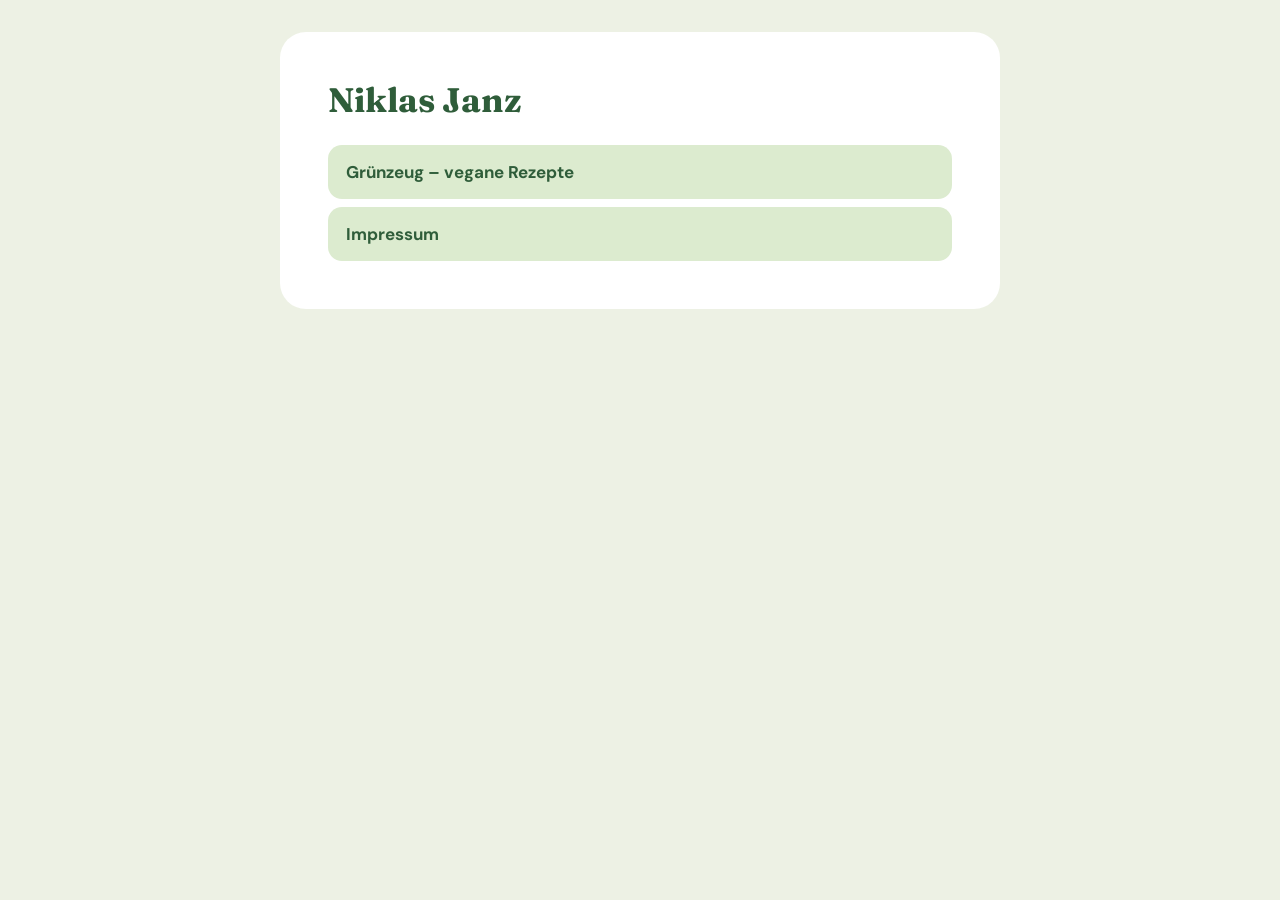
<file: index.html>
<!doctype html>
<html lang="de">
<head>
<meta charset="utf-8">
<meta name="viewport" content="width=device-width, initial-scale=1">
<title>Niklas Janz</title>
<link rel="stylesheet" href="/assets/style.css">
<link rel="icon" href="/assets/icon.png">
</head>
<body>
<main class="tile">
  <h1>Niklas Janz</h1>
  <ul class="links">
    <li><a href="/gruenzeug/">Grünzeug – vegane Rezepte</a></li>
    <li><a href="/gruenzeug/impressum/">Impressum</a></li>
  </ul>
</main>
</body>
</html>
</file>
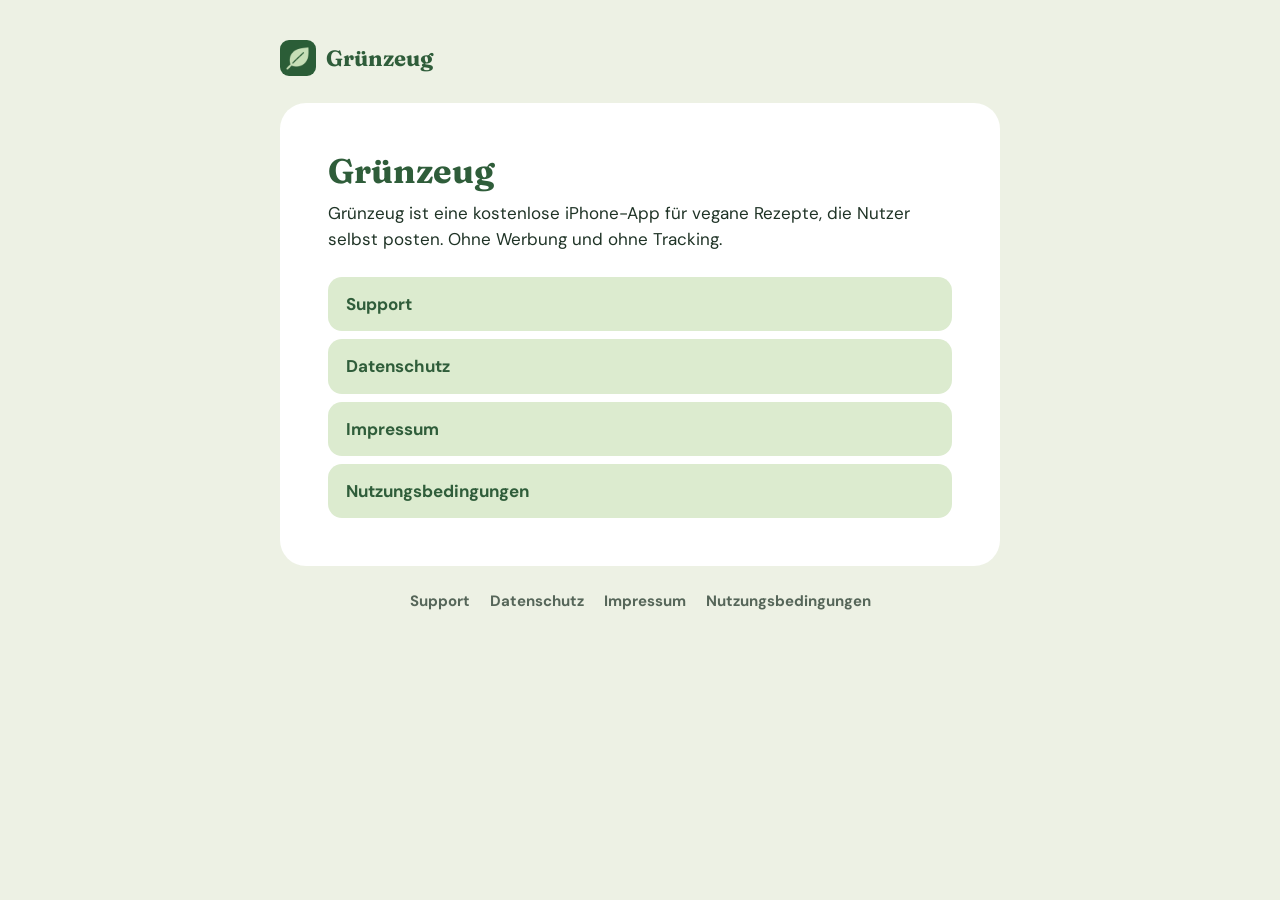
<file: gruenzeug/index.html>
<!doctype html>
<html lang="de">
<head>
<meta charset="utf-8">
<meta name="viewport" content="width=device-width, initial-scale=1">
<title>Grünzeug – vegane Rezepte</title>
<link rel="stylesheet" href="/assets/style.css">
<link rel="icon" href="/assets/icon.png">
</head>
<body>
<header class="top">
  <a class="brand" href="/gruenzeug/"><img src="/assets/icon.png" alt="" width="36" height="36">Grünzeug</a>
</header>
<main class="tile">
  <h1>Grünzeug</h1>
  <p>Grünzeug ist eine kostenlose iPhone-App für vegane Rezepte, die Nutzer selbst posten. Ohne Werbung und ohne Tracking.</p>
  <ul class="links">
    <li><a href="/gruenzeug/support/">Support</a></li>
    <li><a href="/gruenzeug/datenschutz/">Datenschutz</a></li>
    <li><a href="/gruenzeug/impressum/">Impressum</a></li>
    <li><a href="/gruenzeug/nutzungsbedingungen/">Nutzungsbedingungen</a></li>
  </ul>
</main>
<footer>
  <nav>
    <a href="/gruenzeug/support/">Support</a>
    <a href="/gruenzeug/datenschutz/">Datenschutz</a>
    <a href="/gruenzeug/impressum/">Impressum</a>
    <a href="/gruenzeug/nutzungsbedingungen/">Nutzungsbedingungen</a>
  </nav>
</footer>
</body>
</html>
</file>
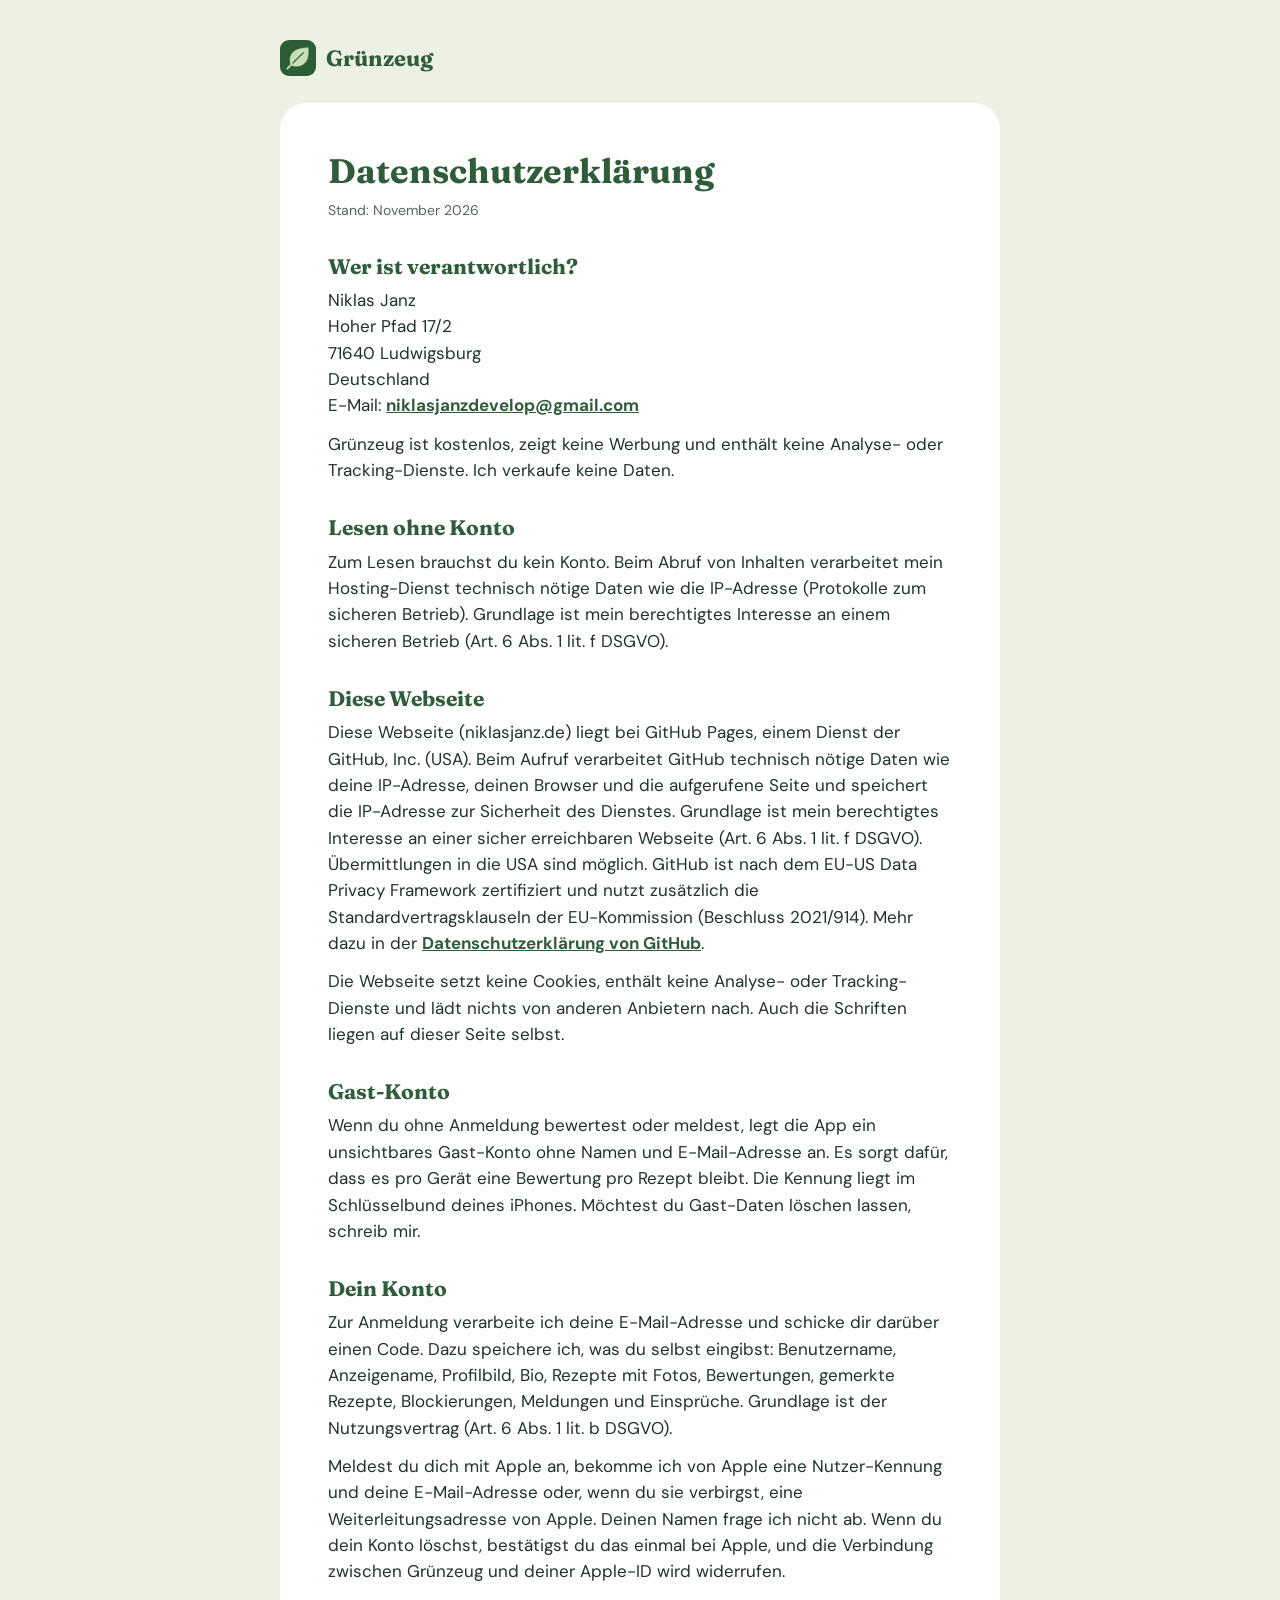
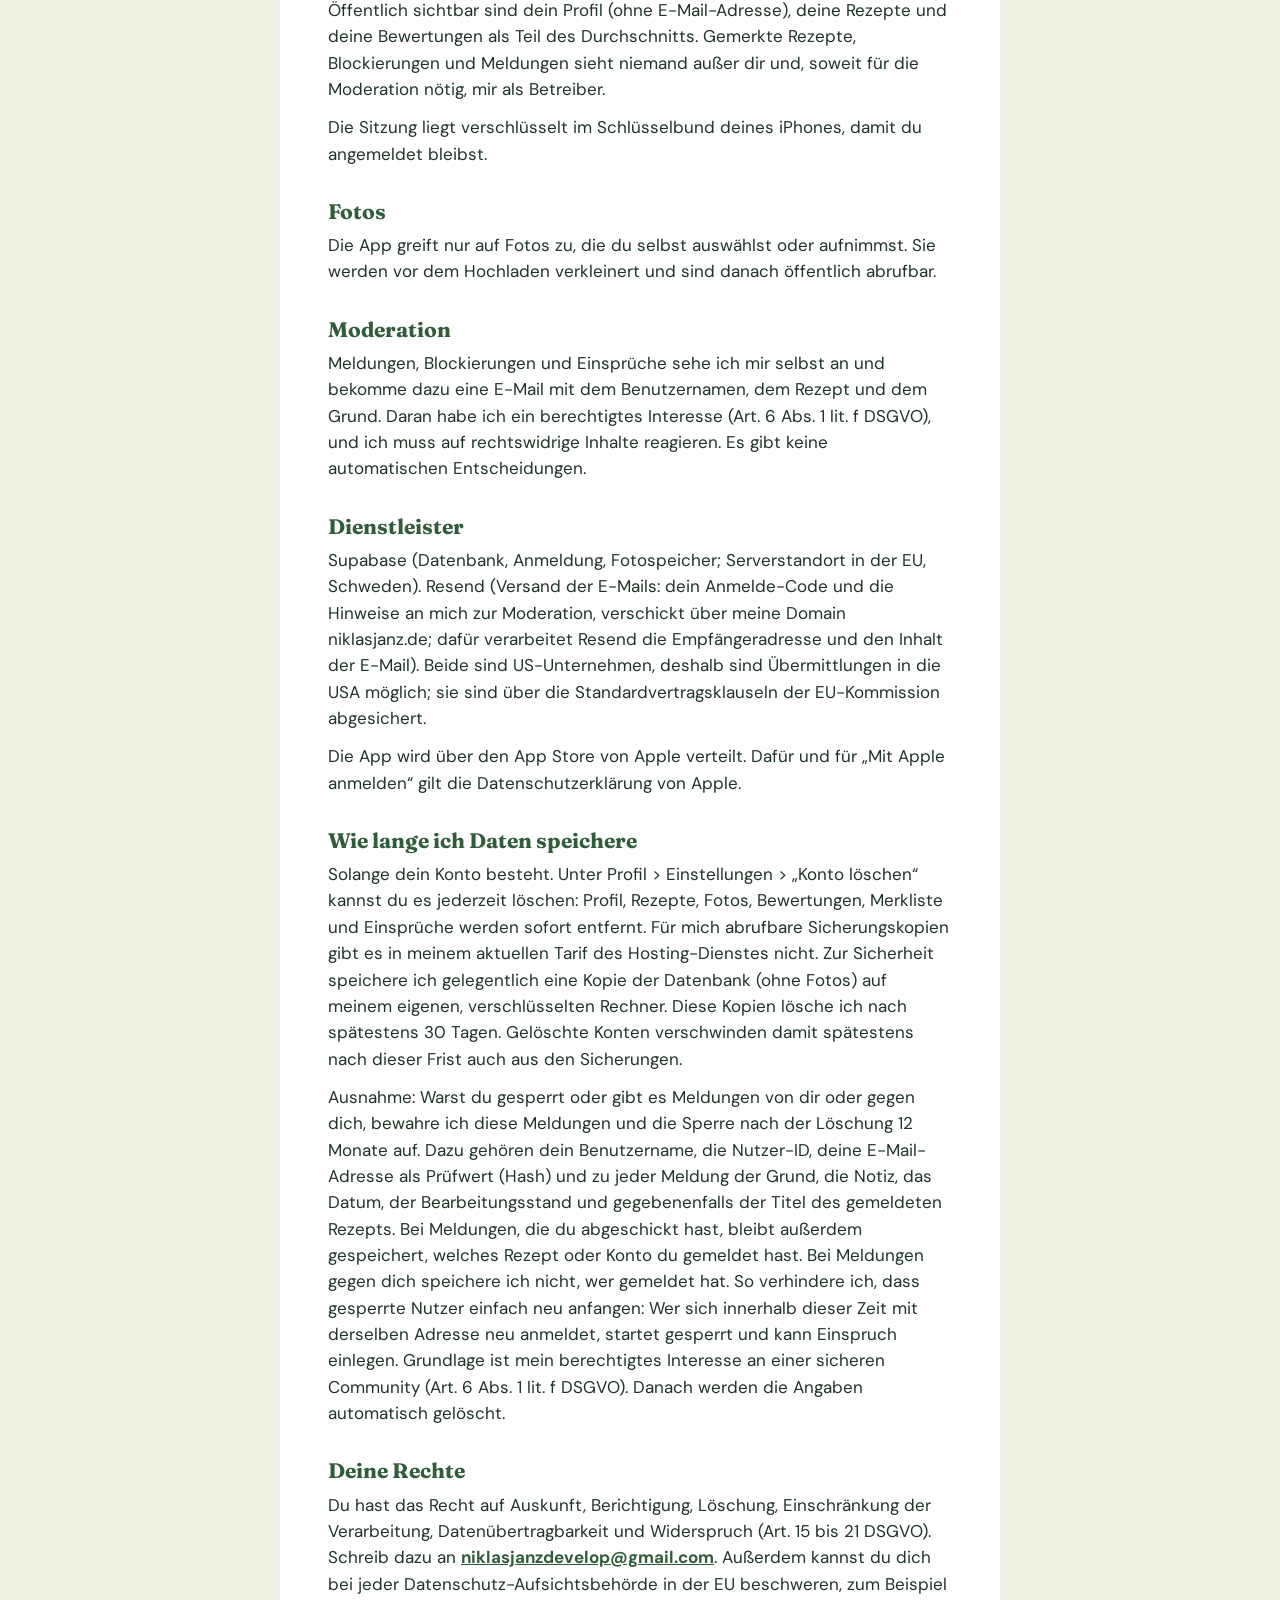
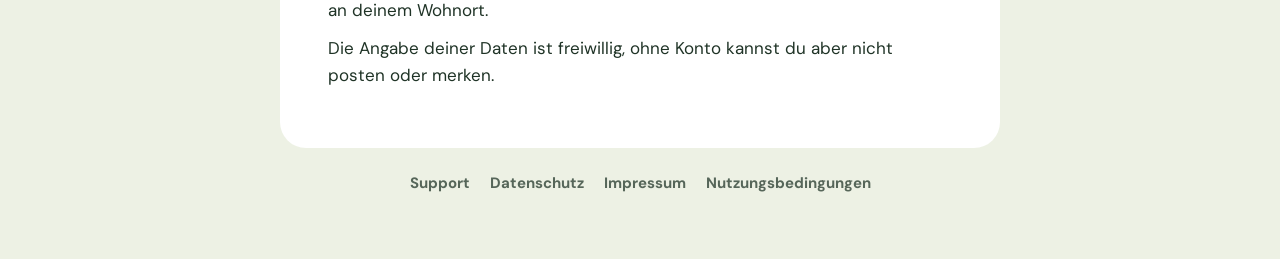
<file: gruenzeug/datenschutz/index.html>
<!doctype html>
<html lang="de">
<head>
<meta charset="utf-8">
<meta name="viewport" content="width=device-width, initial-scale=1">
<title>Datenschutzerklärung · Grünzeug</title>
<link rel="stylesheet" href="/assets/style.css">
<link rel="icon" href="/assets/icon.png">
</head>
<body>
<header class="top">
  <a class="brand" href="/gruenzeug/"><img src="/assets/icon.png" alt="" width="36" height="36">Grünzeug</a>
</header>
<main class="tile">
  <h1>Datenschutzerklärung</h1>
  <p class="updated">Stand: November 2026</p>
  <section>
    <h2>Wer ist verantwortlich?</h2>
    <p>Niklas Janz<br>Hoher Pfad 17/2<br>71640 Ludwigsburg<br>Deutschland<br>E-Mail: <a href="mailto:niklasjanzdevelop@gmail.com">niklasjanzdevelop@gmail.com</a></p>
    <p>Grünzeug ist kostenlos, zeigt keine Werbung und enthält keine Analyse- oder Tracking-Dienste. Ich verkaufe keine Daten.</p>
  </section>
  <section>
    <h2>Lesen ohne Konto</h2>
    <p>Zum Lesen brauchst du kein Konto. Beim Abruf von Inhalten verarbeitet mein Hosting-Dienst technisch nötige Daten wie die IP-Adresse (Protokolle zum sicheren Betrieb). Grundlage ist mein berechtigtes Interesse an einem sicheren Betrieb (Art. 6 Abs. 1 lit. f DSGVO).</p>
  </section>
  <section>
    <h2>Diese Webseite</h2>
    <p>Diese Webseite (niklasjanz.de) liegt bei GitHub Pages, einem Dienst der GitHub, Inc. (USA). Beim Aufruf verarbeitet GitHub technisch nötige Daten wie deine IP-Adresse, deinen Browser und die aufgerufene Seite und speichert die IP-Adresse zur Sicherheit des Dienstes. Grundlage ist mein berechtigtes Interesse an einer sicher erreichbaren Webseite (Art. 6 Abs. 1 lit. f DSGVO). Übermittlungen in die USA sind möglich. GitHub ist nach dem EU-US Data Privacy Framework zertifiziert und nutzt zusätzlich die Standardvertragsklauseln der EU-Kommission (Beschluss 2021/914). Mehr dazu in der <a href="https://docs.github.com/de/site-policy/privacy-policies/github-general-privacy-statement">Datenschutzerklärung von GitHub</a>.</p>
    <p>Die Webseite setzt keine Cookies, enthält keine Analyse- oder Tracking-Dienste und lädt nichts von anderen Anbietern nach. Auch die Schriften liegen auf dieser Seite selbst.</p>
  </section>
  <section>
    <h2>Gast-Konto</h2>
    <p>Wenn du ohne Anmeldung bewertest oder meldest, legt die App ein unsichtbares Gast-Konto ohne Namen und E-Mail-Adresse an. Es sorgt dafür, dass es pro Gerät eine Bewertung pro Rezept bleibt. Die Kennung liegt im Schlüsselbund deines iPhones. Möchtest du Gast-Daten löschen lassen, schreib mir.</p>
  </section>
  <section>
    <h2>Dein Konto</h2>
    <p>Zur Anmeldung verarbeite ich deine E-Mail-Adresse und schicke dir darüber einen Code. Dazu speichere ich, was du selbst eingibst: Benutzername, Anzeigename, Profilbild, Bio, Rezepte mit Fotos, Bewertungen, gemerkte Rezepte, Blockierungen, Meldungen und Einsprüche. Grundlage ist der Nutzungsvertrag (Art. 6 Abs. 1 lit. b DSGVO).</p>
    <p>Meldest du dich mit Apple an, bekomme ich von Apple eine Nutzer-Kennung und deine E-Mail-Adresse oder, wenn du sie verbirgst, eine Weiterleitungsadresse von Apple. Deinen Namen frage ich nicht ab. Wenn du dein Konto löschst, bestätigst du das einmal bei Apple, und die Verbindung zwischen Grünzeug und deiner Apple-ID wird widerrufen.</p>
    <p>Öffentlich sichtbar sind dein Profil (ohne E-Mail-Adresse), deine Rezepte und deine Bewertungen als Teil des Durchschnitts. Gemerkte Rezepte, Blockierungen und Meldungen sieht niemand außer dir und, soweit für die Moderation nötig, mir als Betreiber.</p>
    <p>Die Sitzung liegt verschlüsselt im Schlüsselbund deines iPhones, damit du angemeldet bleibst.</p>
  </section>
  <section>
    <h2>Fotos</h2>
    <p>Die App greift nur auf Fotos zu, die du selbst auswählst oder aufnimmst. Sie werden vor dem Hochladen verkleinert und sind danach öffentlich abrufbar.</p>
  </section>
  <section>
    <h2>Moderation</h2>
    <p>Meldungen, Blockierungen und Einsprüche sehe ich mir selbst an und bekomme dazu eine E-Mail mit dem Benutzernamen, dem Rezept und dem Grund. Daran habe ich ein berechtigtes Interesse (Art. 6 Abs. 1 lit. f DSGVO), und ich muss auf rechtswidrige Inhalte reagieren. Es gibt keine automatischen Entscheidungen.</p>
  </section>
  <section>
    <h2>Dienstleister</h2>
    <p>Supabase (Datenbank, Anmeldung, Fotospeicher; Serverstandort in der EU, Schweden). Resend (Versand der E-Mails: dein Anmelde-Code und die Hinweise an mich zur Moderation, verschickt über meine Domain niklasjanz.de; dafür verarbeitet Resend die Empfängeradresse und den Inhalt der E-Mail). Beide sind US-Unternehmen, deshalb sind Übermittlungen in die USA möglich; sie sind über die Standardvertragsklauseln der EU-Kommission abgesichert.</p>
    <p>Die App wird über den App Store von Apple verteilt. Dafür und für „Mit Apple anmelden“ gilt die Datenschutzerklärung von Apple.</p>
  </section>
  <section>
    <h2>Wie lange ich Daten speichere</h2>
    <p>Solange dein Konto besteht. Unter Profil &gt; Einstellungen &gt; „Konto löschen“ kannst du es jederzeit löschen: Profil, Rezepte, Fotos, Bewertungen, Merkliste und Einsprüche werden sofort entfernt. Für mich abrufbare Sicherungskopien gibt es in meinem aktuellen Tarif des Hosting-Dienstes nicht. Zur Sicherheit speichere ich gelegentlich eine Kopie der Datenbank (ohne Fotos) auf meinem eigenen, verschlüsselten Rechner. Diese Kopien lösche ich nach spätestens 30 Tagen. Gelöschte Konten verschwinden damit spätestens nach dieser Frist auch aus den Sicherungen.</p>
    <p>Ausnahme: Warst du gesperrt oder gibt es Meldungen von dir oder gegen dich, bewahre ich diese Meldungen und die Sperre nach der Löschung 12 Monate auf. Dazu gehören dein Benutzername, die Nutzer-ID, deine E-Mail-Adresse als Prüfwert (Hash) und zu jeder Meldung der Grund, die Notiz, das Datum, der Bearbeitungsstand und gegebenenfalls der Titel des gemeldeten Rezepts. Bei Meldungen, die du abgeschickt hast, bleibt außerdem gespeichert, welches Rezept oder Konto du gemeldet hast. Bei Meldungen gegen dich speichere ich nicht, wer gemeldet hat. So verhindere ich, dass gesperrte Nutzer einfach neu anfangen: Wer sich innerhalb dieser Zeit mit derselben Adresse neu anmeldet, startet gesperrt und kann Einspruch einlegen. Grundlage ist mein berechtigtes Interesse an einer sicheren Community (Art. 6 Abs. 1 lit. f DSGVO). Danach werden die Angaben automatisch gelöscht.</p>
  </section>
  <section>
    <h2>Deine Rechte</h2>
    <p>Du hast das Recht auf Auskunft, Berichtigung, Löschung, Einschränkung der Verarbeitung, Datenübertragbarkeit und Widerspruch (Art. 15 bis 21 DSGVO). Schreib dazu an <a href="mailto:niklasjanzdevelop@gmail.com">niklasjanzdevelop@gmail.com</a>. Außerdem kannst du dich bei jeder Datenschutz-Aufsichtsbehörde in der EU beschweren, zum Beispiel an deinem Wohnort.</p>
    <p>Die Angabe deiner Daten ist freiwillig, ohne Konto kannst du aber nicht posten oder merken.</p>
  </section>
</main>
<footer>
  <nav>
    <a href="/gruenzeug/support/">Support</a>
    <a href="/gruenzeug/datenschutz/">Datenschutz</a>
    <a href="/gruenzeug/impressum/">Impressum</a>
    <a href="/gruenzeug/nutzungsbedingungen/">Nutzungsbedingungen</a>
  </nav>
</footer>
</body>
</html>
</file>
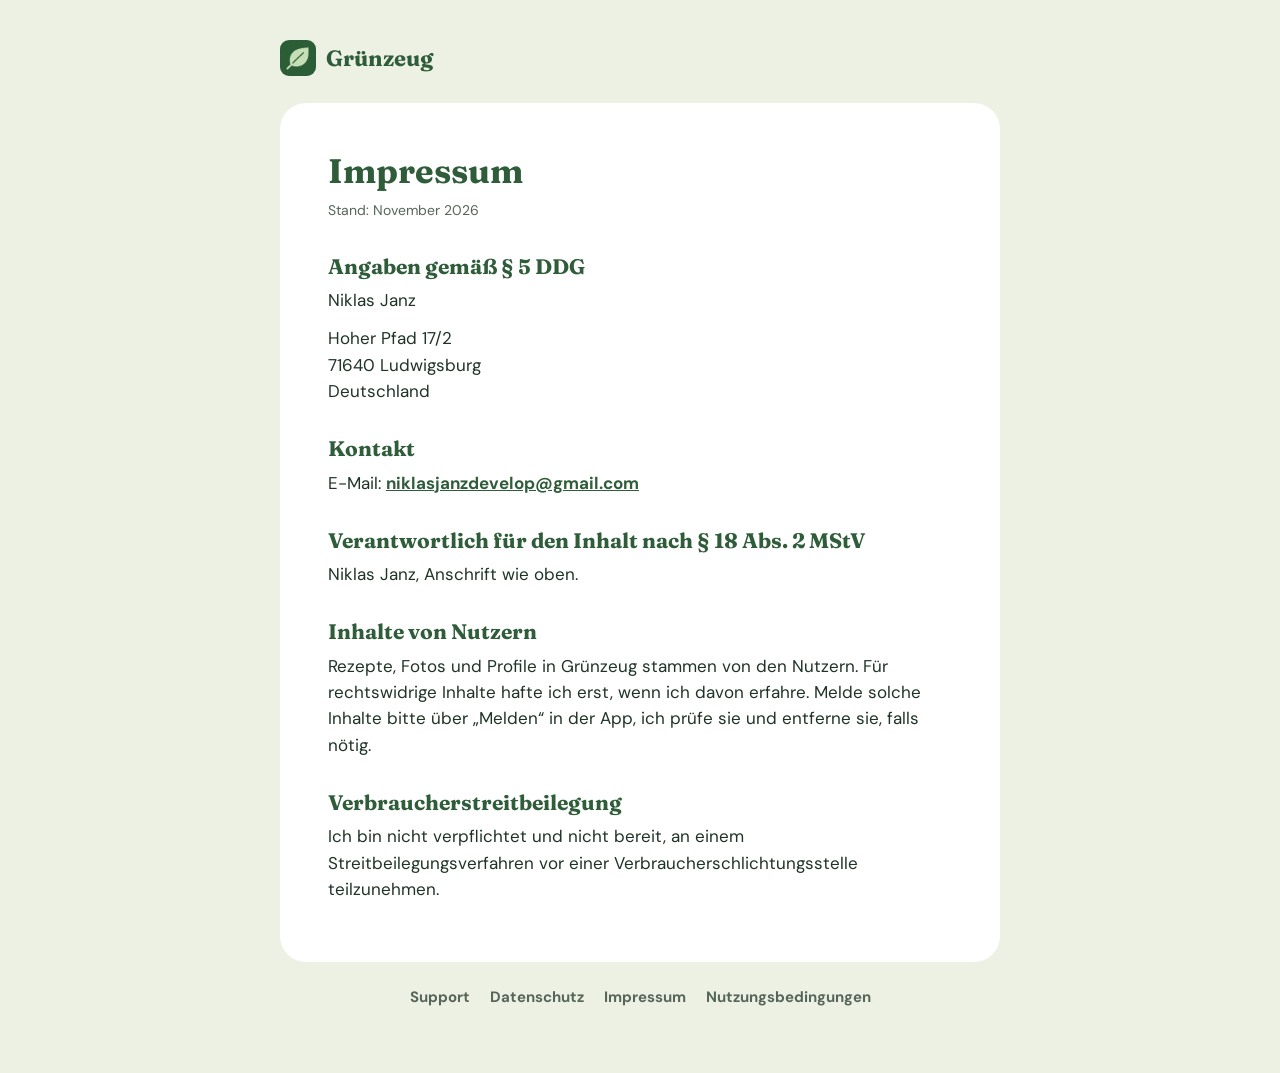
<file: gruenzeug/impressum/index.html>
<!doctype html>
<html lang="de">
<head>
<meta charset="utf-8">
<meta name="viewport" content="width=device-width, initial-scale=1">
<title>Impressum · Grünzeug</title>
<link rel="stylesheet" href="/assets/style.css">
<link rel="icon" href="/assets/icon.png">
</head>
<body>
<header class="top">
  <a class="brand" href="/gruenzeug/"><img src="/assets/icon.png" alt="" width="36" height="36">Grünzeug</a>
</header>
<main class="tile">
  <h1>Impressum</h1>
  <p class="updated">Stand: November 2026</p>
  <section>
    <h2>Angaben gemäß § 5 DDG</h2>
    <p>Niklas Janz</p>
    <p>Hoher Pfad 17/2<br>71640 Ludwigsburg<br>Deutschland</p>
  </section>
  <section>
    <h2>Kontakt</h2>
    <p>E-Mail: <a href="mailto:niklasjanzdevelop@gmail.com">niklasjanzdevelop@gmail.com</a></p>
  </section>
  <section>
    <h2>Verantwortlich für den Inhalt nach § 18 Abs. 2 MStV</h2>
    <p>Niklas Janz, Anschrift wie oben.</p>
  </section>
  <section>
    <h2>Inhalte von Nutzern</h2>
    <p>Rezepte, Fotos und Profile in Grünzeug stammen von den Nutzern. Für rechtswidrige Inhalte hafte ich erst, wenn ich davon erfahre. Melde solche Inhalte bitte über „Melden“ in der App, ich prüfe sie und entferne sie, falls nötig.</p>
  </section>
  <section>
    <h2>Verbraucherstreitbeilegung</h2>
    <p>Ich bin nicht verpflichtet und nicht bereit, an einem Streitbeilegungsverfahren vor einer Verbraucherschlichtungsstelle teilzunehmen.</p>
  </section>
</main>
<footer>
  <nav>
    <a href="/gruenzeug/support/">Support</a>
    <a href="/gruenzeug/datenschutz/">Datenschutz</a>
    <a href="/gruenzeug/impressum/">Impressum</a>
    <a href="/gruenzeug/nutzungsbedingungen/">Nutzungsbedingungen</a>
  </nav>
</footer>
</body>
</html>
</file>
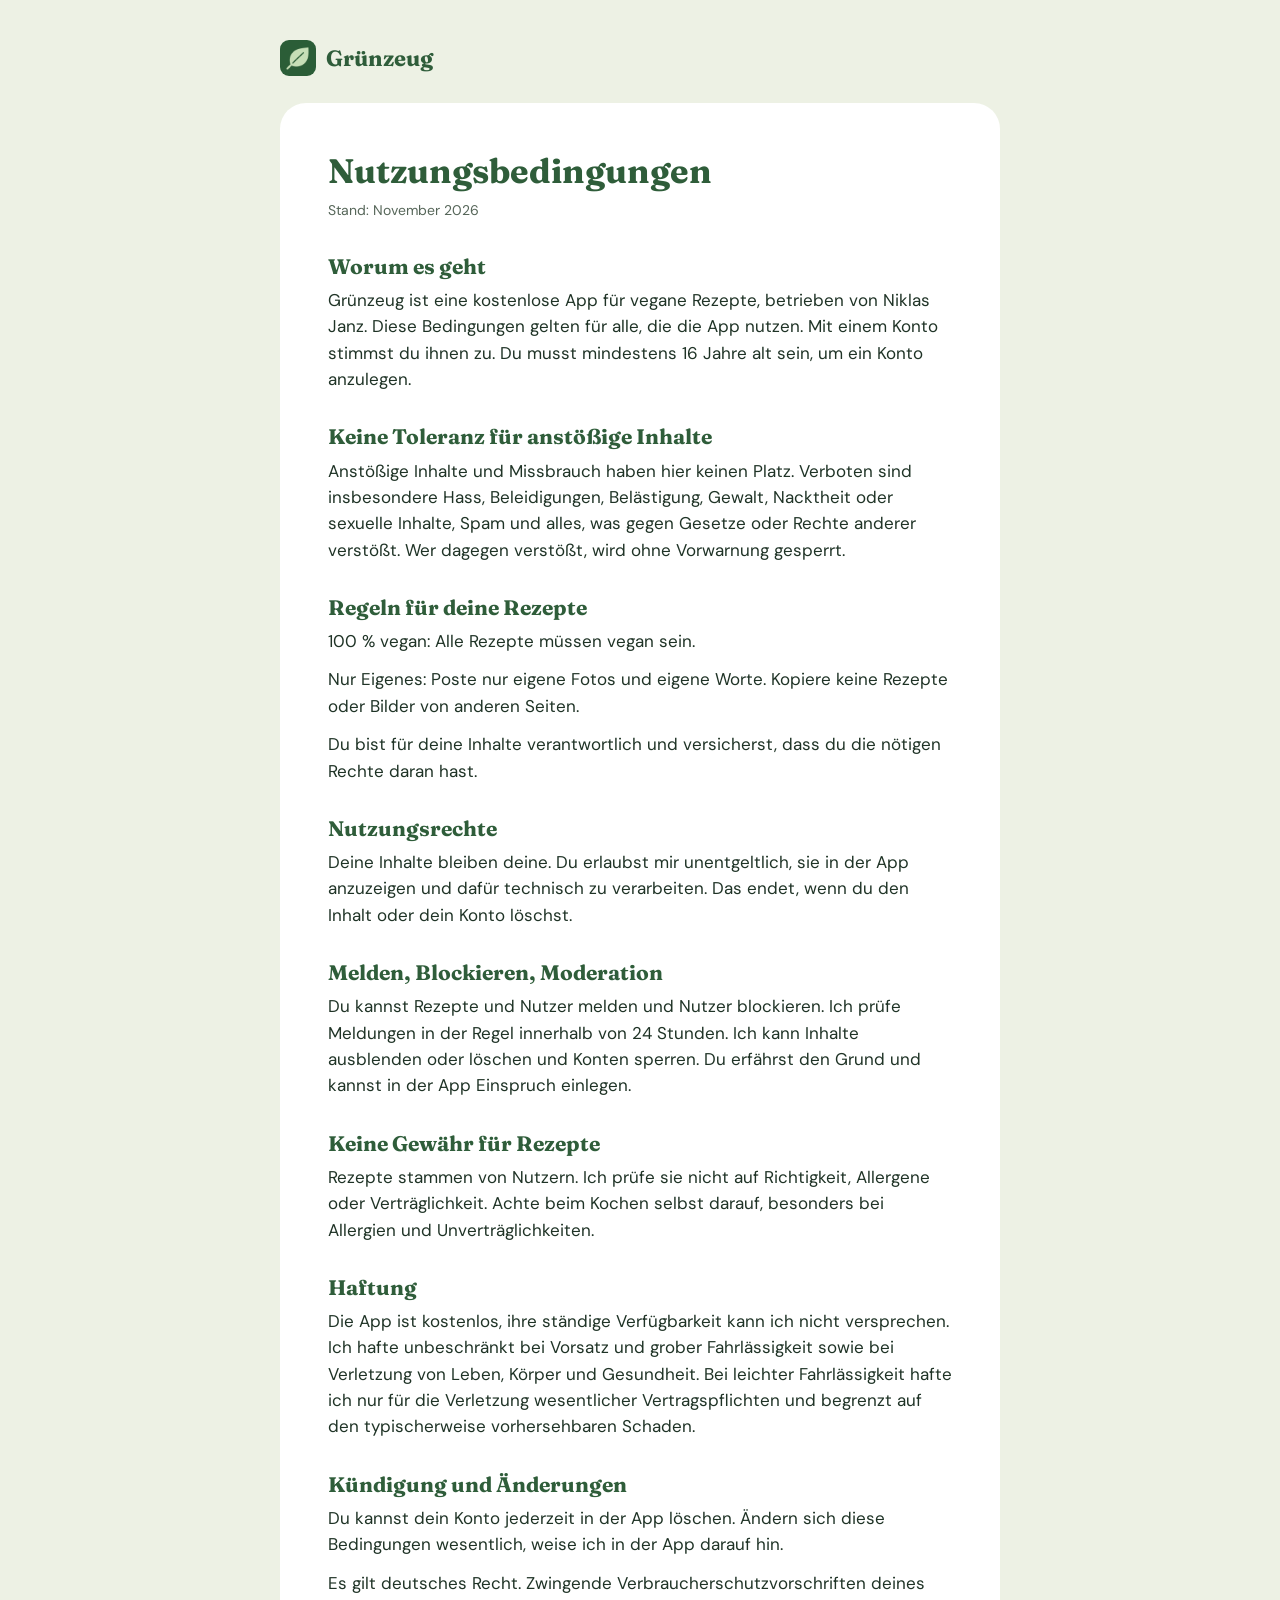
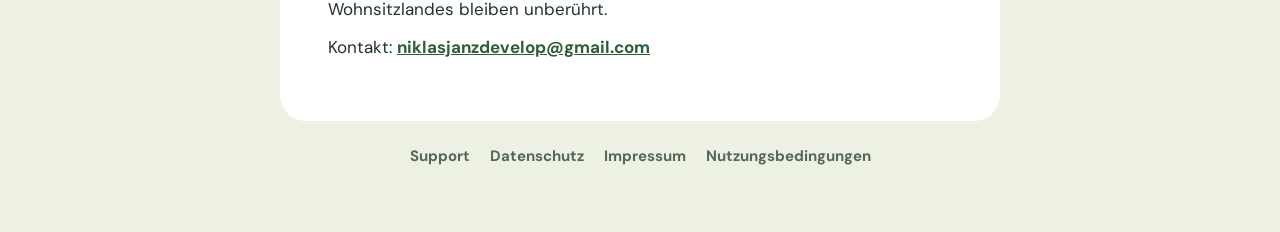
<file: gruenzeug/nutzungsbedingungen/index.html>
<!doctype html>
<html lang="de">
<head>
<meta charset="utf-8">
<meta name="viewport" content="width=device-width, initial-scale=1">
<title>Nutzungsbedingungen · Grünzeug</title>
<link rel="stylesheet" href="/assets/style.css">
<link rel="icon" href="/assets/icon.png">
</head>
<body>
<header class="top">
  <a class="brand" href="/gruenzeug/"><img src="/assets/icon.png" alt="" width="36" height="36">Grünzeug</a>
</header>
<main class="tile">
  <h1>Nutzungsbedingungen</h1>
  <p class="updated">Stand: November 2026</p>
  <section>
    <h2>Worum es geht</h2>
    <p>Grünzeug ist eine kostenlose App für vegane Rezepte, betrieben von Niklas Janz. Diese Bedingungen gelten für alle, die die App nutzen. Mit einem Konto stimmst du ihnen zu. Du musst mindestens 16 Jahre alt sein, um ein Konto anzulegen.</p>
  </section>
  <section>
    <h2>Keine Toleranz für anstößige Inhalte</h2>
    <p>Anstößige Inhalte und Missbrauch haben hier keinen Platz. Verboten sind insbesondere Hass, Beleidigungen, Belästigung, Gewalt, Nacktheit oder sexuelle Inhalte, Spam und alles, was gegen Gesetze oder Rechte anderer verstößt. Wer dagegen verstößt, wird ohne Vorwarnung gesperrt.</p>
  </section>
  <section>
    <h2>Regeln für deine Rezepte</h2>
    <p>100 % vegan: Alle Rezepte müssen vegan sein.</p>
    <p>Nur Eigenes: Poste nur eigene Fotos und eigene Worte. Kopiere keine Rezepte oder Bilder von anderen Seiten.</p>
    <p>Du bist für deine Inhalte verantwortlich und versicherst, dass du die nötigen Rechte daran hast.</p>
  </section>
  <section>
    <h2>Nutzungsrechte</h2>
    <p>Deine Inhalte bleiben deine. Du erlaubst mir unentgeltlich, sie in der App anzuzeigen und dafür technisch zu verarbeiten. Das endet, wenn du den Inhalt oder dein Konto löschst.</p>
  </section>
  <section>
    <h2>Melden, Blockieren, Moderation</h2>
    <p>Du kannst Rezepte und Nutzer melden und Nutzer blockieren. Ich prüfe Meldungen in der Regel innerhalb von 24 Stunden. Ich kann Inhalte ausblenden oder löschen und Konten sperren. Du erfährst den Grund und kannst in der App Einspruch einlegen.</p>
  </section>
  <section>
    <h2>Keine Gewähr für Rezepte</h2>
    <p>Rezepte stammen von Nutzern. Ich prüfe sie nicht auf Richtigkeit, Allergene oder Verträglichkeit. Achte beim Kochen selbst darauf, besonders bei Allergien und Unverträglichkeiten.</p>
  </section>
  <section>
    <h2>Haftung</h2>
    <p>Die App ist kostenlos, ihre ständige Verfügbarkeit kann ich nicht versprechen. Ich hafte unbeschränkt bei Vorsatz und grober Fahrlässigkeit sowie bei Verletzung von Leben, Körper und Gesundheit. Bei leichter Fahrlässigkeit hafte ich nur für die Verletzung wesentlicher Vertragspflichten und begrenzt auf den typischerweise vorhersehbaren Schaden.</p>
  </section>
  <section>
    <h2>Kündigung und Änderungen</h2>
    <p>Du kannst dein Konto jederzeit in der App löschen. Ändern sich diese Bedingungen wesentlich, weise ich in der App darauf hin.</p>
    <p>Es gilt deutsches Recht. Zwingende Verbraucherschutzvorschriften deines Wohnsitzlandes bleiben unberührt.</p>
    <p>Kontakt: <a href="mailto:niklasjanzdevelop@gmail.com">niklasjanzdevelop@gmail.com</a></p>
  </section>
</main>
<footer>
  <nav>
    <a href="/gruenzeug/support/">Support</a>
    <a href="/gruenzeug/datenschutz/">Datenschutz</a>
    <a href="/gruenzeug/impressum/">Impressum</a>
    <a href="/gruenzeug/nutzungsbedingungen/">Nutzungsbedingungen</a>
  </nav>
</footer>
</body>
</html>
</file>
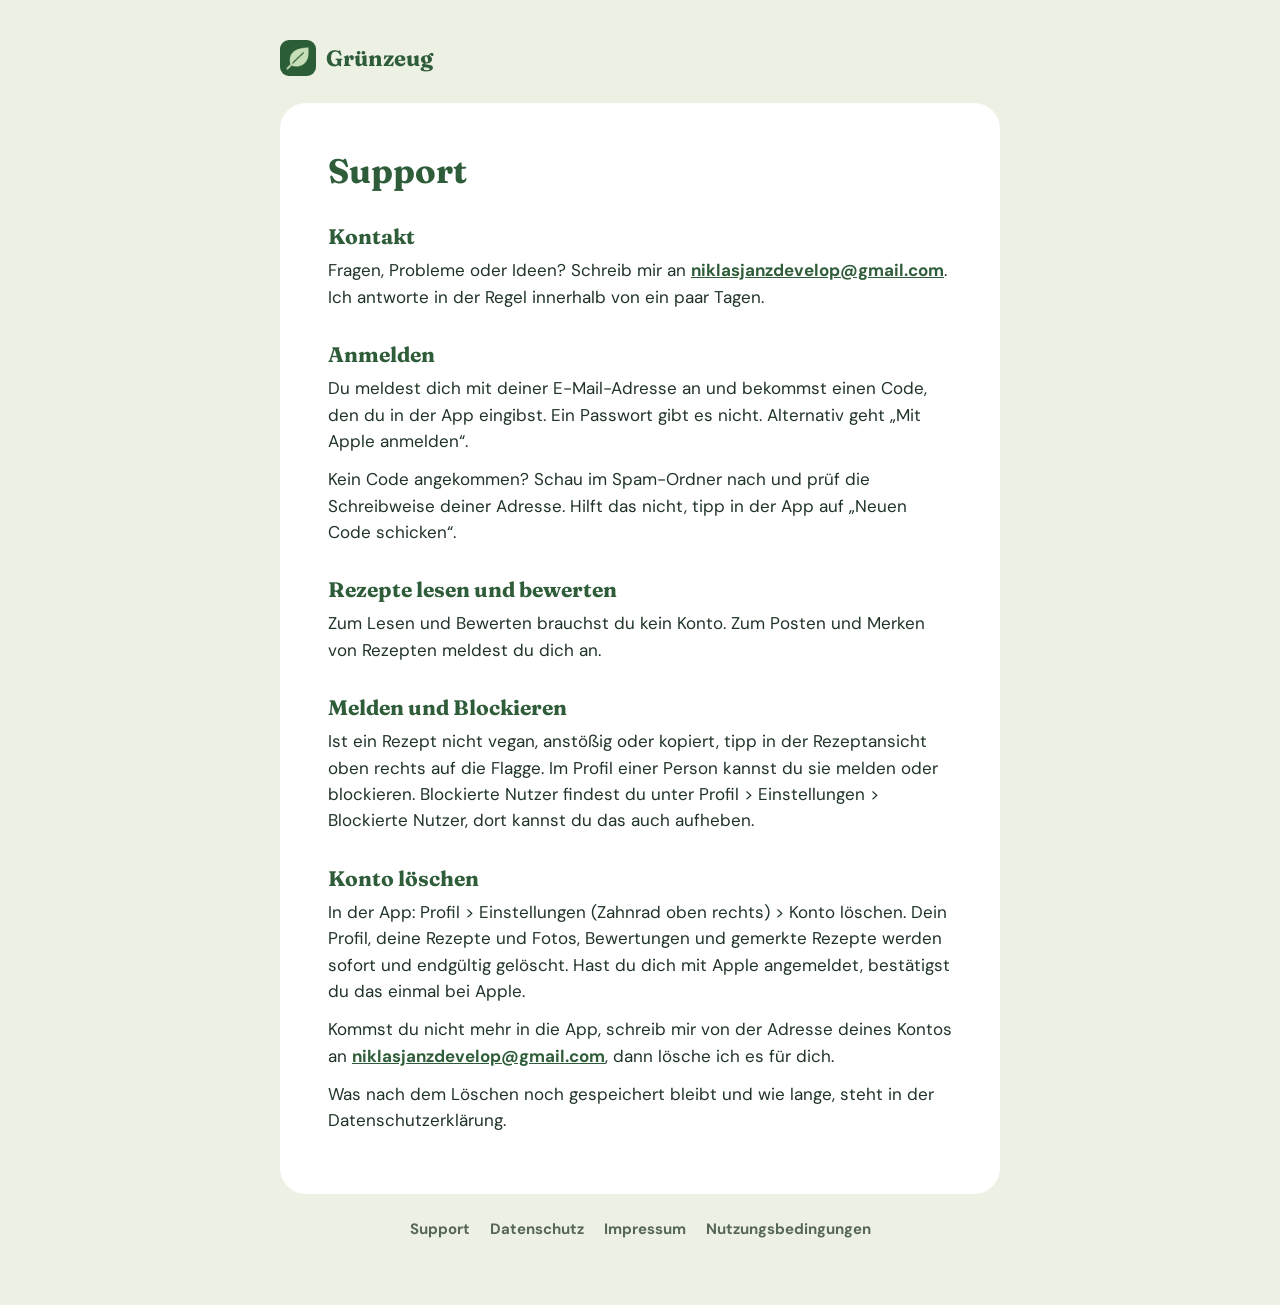
<file: gruenzeug/support/index.html>
<!doctype html>
<html lang="de">
<head>
<meta charset="utf-8">
<meta name="viewport" content="width=device-width, initial-scale=1">
<title>Support · Grünzeug</title>
<link rel="stylesheet" href="/assets/style.css">
<link rel="icon" href="/assets/icon.png">
</head>
<body>
<header class="top">
  <a class="brand" href="/gruenzeug/"><img src="/assets/icon.png" alt="" width="36" height="36">Grünzeug</a>
</header>
<main class="tile">
  <h1>Support</h1>
  <section>
    <h2>Kontakt</h2>
    <p>Fragen, Probleme oder Ideen? Schreib mir an <a href="mailto:niklasjanzdevelop@gmail.com">niklasjanzdevelop@gmail.com</a>. Ich antworte in der Regel innerhalb von ein paar Tagen.</p>
  </section>
  <section>
    <h2>Anmelden</h2>
    <p>Du meldest dich mit deiner E-Mail-Adresse an und bekommst einen Code, den du in der App eingibst. Ein Passwort gibt es nicht. Alternativ geht „Mit Apple anmelden“.</p>
    <p>Kein Code angekommen? Schau im Spam-Ordner nach und prüf die Schreibweise deiner Adresse. Hilft das nicht, tipp in der App auf „Neuen Code schicken“.</p>
  </section>
  <section>
    <h2>Rezepte lesen und bewerten</h2>
    <p>Zum Lesen und Bewerten brauchst du kein Konto. Zum Posten und Merken von Rezepten meldest du dich an.</p>
  </section>
  <section>
    <h2>Melden und Blockieren</h2>
    <p>Ist ein Rezept nicht vegan, anstößig oder kopiert, tipp in der Rezeptansicht oben rechts auf die Flagge. Im Profil einer Person kannst du sie melden oder blockieren. Blockierte Nutzer findest du unter Profil &gt; Einstellungen &gt; Blockierte Nutzer, dort kannst du das auch aufheben.</p>
  </section>
  <section>
    <h2>Konto löschen</h2>
    <p>In der App: Profil &gt; Einstellungen (Zahnrad oben rechts) &gt; Konto löschen. Dein Profil, deine Rezepte und Fotos, Bewertungen und gemerkte Rezepte werden sofort und endgültig gelöscht. Hast du dich mit Apple angemeldet, bestätigst du das einmal bei Apple.</p>
    <p>Kommst du nicht mehr in die App, schreib mir von der Adresse deines Kontos an <a href="mailto:niklasjanzdevelop@gmail.com">niklasjanzdevelop@gmail.com</a>, dann lösche ich es für dich.</p>
    <p>Was nach dem Löschen noch gespeichert bleibt und wie lange, steht in der Datenschutzerklärung.</p>
  </section>
</main>
<footer>
  <nav>
    <a href="/gruenzeug/support/">Support</a>
    <a href="/gruenzeug/datenschutz/">Datenschutz</a>
    <a href="/gruenzeug/impressum/">Impressum</a>
    <a href="/gruenzeug/nutzungsbedingungen/">Nutzungsbedingungen</a>
  </nav>
</footer>
</body>
</html>
</file>
<file: assets/style.css>
/* Bento Grün, wie die App (Werte aus src/theme.ts in VeganApp) */
@font-face {
  font-family: 'Fraunces';
  font-weight: 700;
  font-display: swap;
  src: url('/assets/fonts/Fraunces_700Bold.ttf') format('truetype');
}
@font-face {
  font-family: 'DM Sans';
  font-weight: 400;
  font-display: swap;
  src: url('/assets/fonts/DMSans_400Regular.ttf') format('truetype');
}
@font-face {
  font-family: 'DM Sans';
  font-weight: 700;
  font-display: swap;
  src: url('/assets/fonts/DMSans_700Bold.ttf') format('truetype');
}

:root {
  --background: #edf1e4;
  --primary: #2f5d3a;
  --text: #1f3326;
  --text-muted: #566659;
  --white: #ffffff;
  --tile-mist: #dcebcf;
  --radius-card: 26px;
  --radius-sm: 14px;
}

* {
  box-sizing: border-box;
}

body {
  margin: 0;
  padding: 16px;
  background: var(--background);
  color: var(--text);
  font-family: 'DM Sans', -apple-system, system-ui, sans-serif;
  font-size: 17px;
  line-height: 1.55;
  -webkit-text-size-adjust: 100%;
}

.top,
.tile,
footer {
  max-width: 720px;
  margin: 0 auto;
}

.top {
  padding: 8px 0 20px;
}

.brand {
  display: inline-flex;
  align-items: center;
  gap: 10px;
  font-family: 'Fraunces', Georgia, serif;
  font-size: 22px;
  color: var(--primary);
  text-decoration: none;
}

.brand img {
  border-radius: 9px;
}

/* Kachel: ruhige Fläche, keine Rahmen, keine harten Schatten */
.tile {
  background: var(--white);
  border-radius: var(--radius-card);
  padding: 32px 24px;
}

h1,
h2 {
  font-family: 'Fraunces', Georgia, serif;
  font-weight: 700;
  color: var(--primary);
  line-height: 1.2;
}

h1 {
  font-size: 34px;
  margin: 0 0 8px;
  overflow-wrap: break-word;
  hyphens: auto;
}

h2 {
  font-size: 21px;
  margin: 32px 0 8px;
}

p {
  margin: 0 0 12px;
  overflow-wrap: break-word;
}

.updated {
  color: var(--text-muted);
  font-size: 14px;
}

a {
  color: var(--primary);
  font-weight: 700;
}

.links {
  list-style: none;
  padding: 0;
  margin: 24px 0 0;
  display: grid;
  gap: 8px;
}

.links a {
  display: block;
  padding: 14px 18px;
  background: var(--tile-mist);
  border-radius: var(--radius-sm);
  text-decoration: none;
}

footer {
  padding: 24px 0 32px;
}

footer nav {
  display: flex;
  flex-wrap: wrap;
  gap: 8px 20px;
  justify-content: center;
}

footer a {
  font-size: 15px;
  color: var(--text-muted);
  text-decoration: none;
}

footer a:hover,
.links a:hover {
  text-decoration: underline;
}

@media (min-width: 600px) {
  body {
    padding: 32px 24px;
  }
  .tile {
    padding: 48px;
  }
}
</file>
